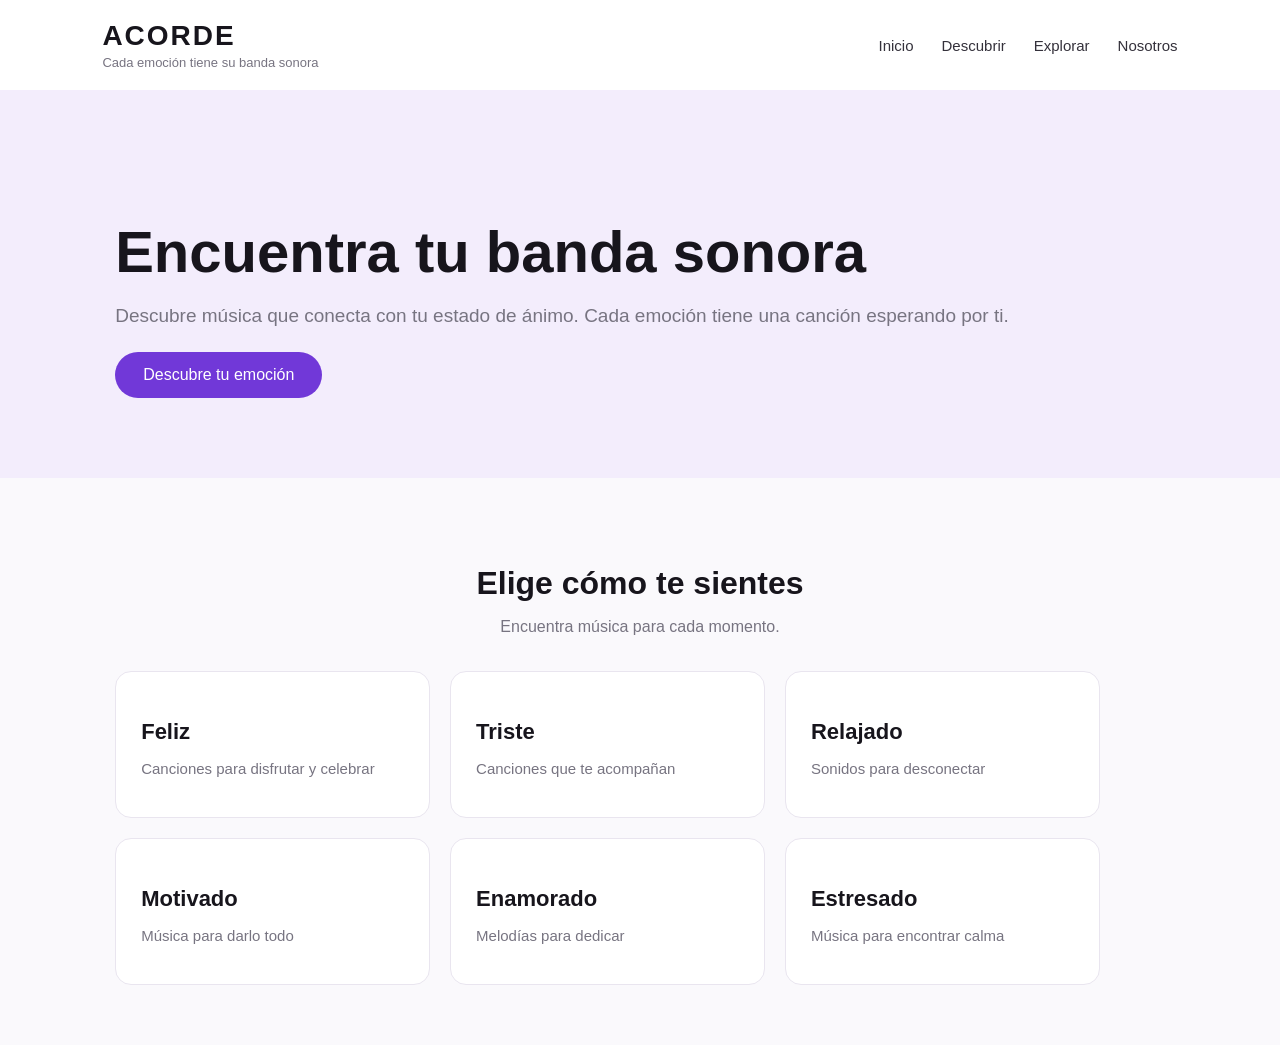
<file: index.html>
<!DOCTYPE html>
<html lang="es">
    <head>
        <meta charset="UTF-8">
        <meta name="viewport" content="width=device-width, initial-scale=1.0">
        <link rel="stylesheet" href="estilo.css">
        <title>ACORDE - Encuentra tu banda sonora</title>
    </head>
    <body>
        <header>
            <div class="identidad">
                <h1>ACORDE</h1>
                <p>Cada emoción tiene su banda sonora</p>
            </div>
            <nav>
                <a href="index.html">Inicio</a>
                <a href="descubrir.html">Descubrir</a>
                <a href="explorar.html">Explorar</a>
                <a href="nosotros.html">Nosotros</a>
            </nav>
        </header>
        <main>
            <section class="hero">
                <h2>Encuentra tu banda sonora</h2>
                <p>Descubre música que conecta con tu estado de ánimo.
                    Cada emoción tiene una canción esperando por ti.
                </p>
                <a class="boton" href="descubrir.html">Descubre tu emoción</a>
            </section>
            <section class="seccion-emociones">
                <h2>Elige cómo te sientes</h2>
                <p>Encuentra música para cada momento.</p>
            <div class="rejilla-emociones">
               <a class="enlace-tarjeta" href="feliz.html">
                    <article class="tarjeta-emocion">
                        <h3>Feliz</h3>
                        <p>Canciones para disfrutar y celebrar</p>
                    </article>
                </a>
                <a class="enlace-tarjeta" href="triste.html">
                    <article class="tarjeta-emocion">
                        <h3>Triste</h3>
                        <p>Canciones que te acompañan</p>
                    </article>
                </a>
                <a class="enlace-tarjeta" href="relajado.html">
                    <article class="tarjeta-emocion">
                        <h3>Relajado</h3>
                        <p>Sonidos para desconectar</p>
                    </article>
                </a>
                <a class="enlace-tarjeta" href="motivado.html">     
                    <article class="tarjeta-emocion">
                        <h3>Motivado</h3>
                        <p>Música para darlo todo</p>
                    </article>
                </a>
                <a class="enlace-tarjeta" href="enamorado.html">
                    <article class="tarjeta-emocion">
                        <h3>Enamorado</h3>
                        <p>Melodías para dedicar</p>
                    </article>
                </a>
                <a class="enlace-tarjeta" href="estresado.html">
                    <article class="tarjeta-emocion">
                        <h3>Estresado</h3>
                        <p>Música para encontrar calma</p>
                    </article>
                </a>
            </div>
            </section>
        </main>

    </body>
</html>
</file>
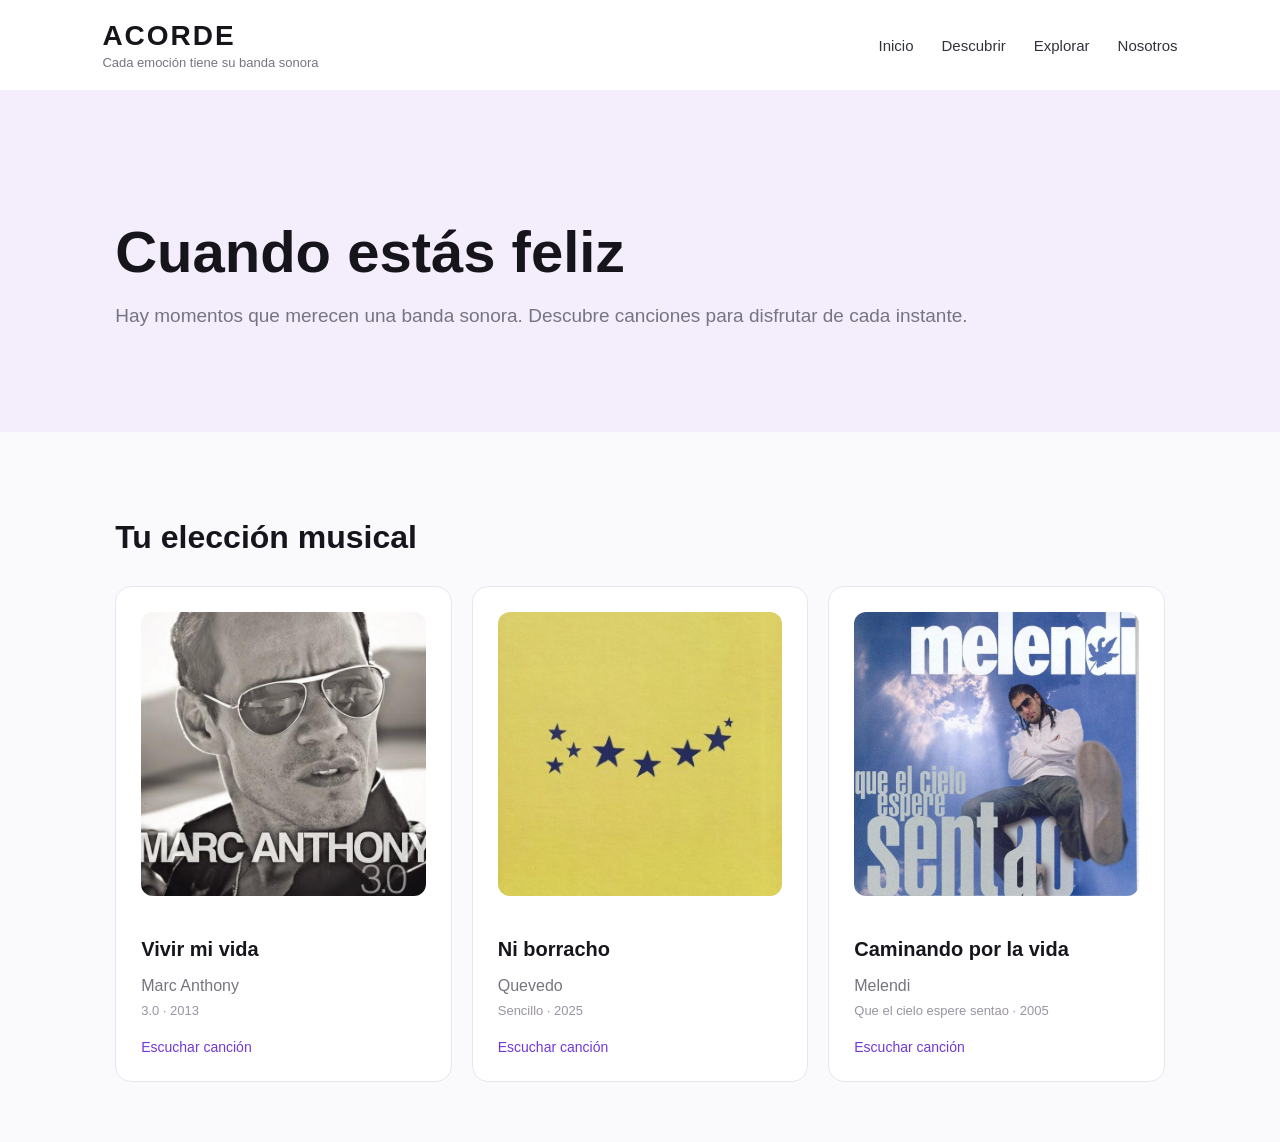
<file: feliz.html>
<!DOCTYPE html>
<html lang="es">
    <head>
        <meta charset="UTF-8">
        <meta name="viewport" content="width=device-width, initial-scale=1.0">
        <link rel="stylesheet" href="estilo.css">
        <title>ACORDE - Feliz</title>
    </head>
    <body>
        <header>
            <div class="identidad">
                <h1>ACORDE</h1>
                <p>Cada emoción tiene su banda sonora</p>
            </div>
            <nav>
                <a href="index.html">Inicio</a>
                <a href="descubrir.html">Descubrir</a>
                <a href="explorar.html">Explorar</a>
                <a href="nosotros.html">Nosotros</a>
            </nav>
        </header>
        <main>
                <section class="hero">
                    <h2>Cuando estás feliz</h2>
                    <p>Hay momentos que merecen una banda sonora.
                        Descubre canciones para disfrutar de cada instante.
                    </p>
                </section>
                <section class="seccion-canciones">
                    <h2>Tu elección musical</h2>
                    <div class="rejilla-canciones">

                        <article class="tarjeta-cancion">
                            <img src="img/vivir-mi-vida.jpg" alt="Portada del álbum 3.0 de Marc Anthony">
                            <h3>Vivir mi vida</h3>
                            <p>Marc Anthony</p>
                            <p class="album">3.0 · 2013</p>
                            <a href="https://open.spotify.com/search/Marc%20Anthony%20Vivir%20Mi%20Vida" target="_blank">Escuchar canción</a>
                        </article>

                        <article class="tarjeta-cancion">
                            <img src="img/ni-borracho.jpg" alt="Portada de la canción Ni borracho">
                            <h3>Ni borracho</h3>
                            <p>Quevedo</p>
                            <p class="album">Sencillo · 2025</p>
                            <a href="https://open.spotify.com/intl-es/track/55ADnsCq80j9s8tzSrXKW1?si=a18c6255ed354425" target="_blank">Escuchar canción</a>
                        </article>

                        <article class="tarjeta-cancion">
                            <img src="img/caminando-por-la-vida.jpg" alt="Portada de caminando por la vida">
                            <h3>Caminando por la vida</h3>
                            <p>Melendi</p>
                            <p class="album">Que el cielo espere sentao · 2005</p>
                            <a href="https://open.spotify.com/intl-es/track/3v1dCP3hk2djfWryqfp7sx?si=5fe23abfa56f4257" target="_blank">Escuchar canción</a>
                        </article>

                    </div>
                </section>
        </main>
    </body>
</html>
</file>
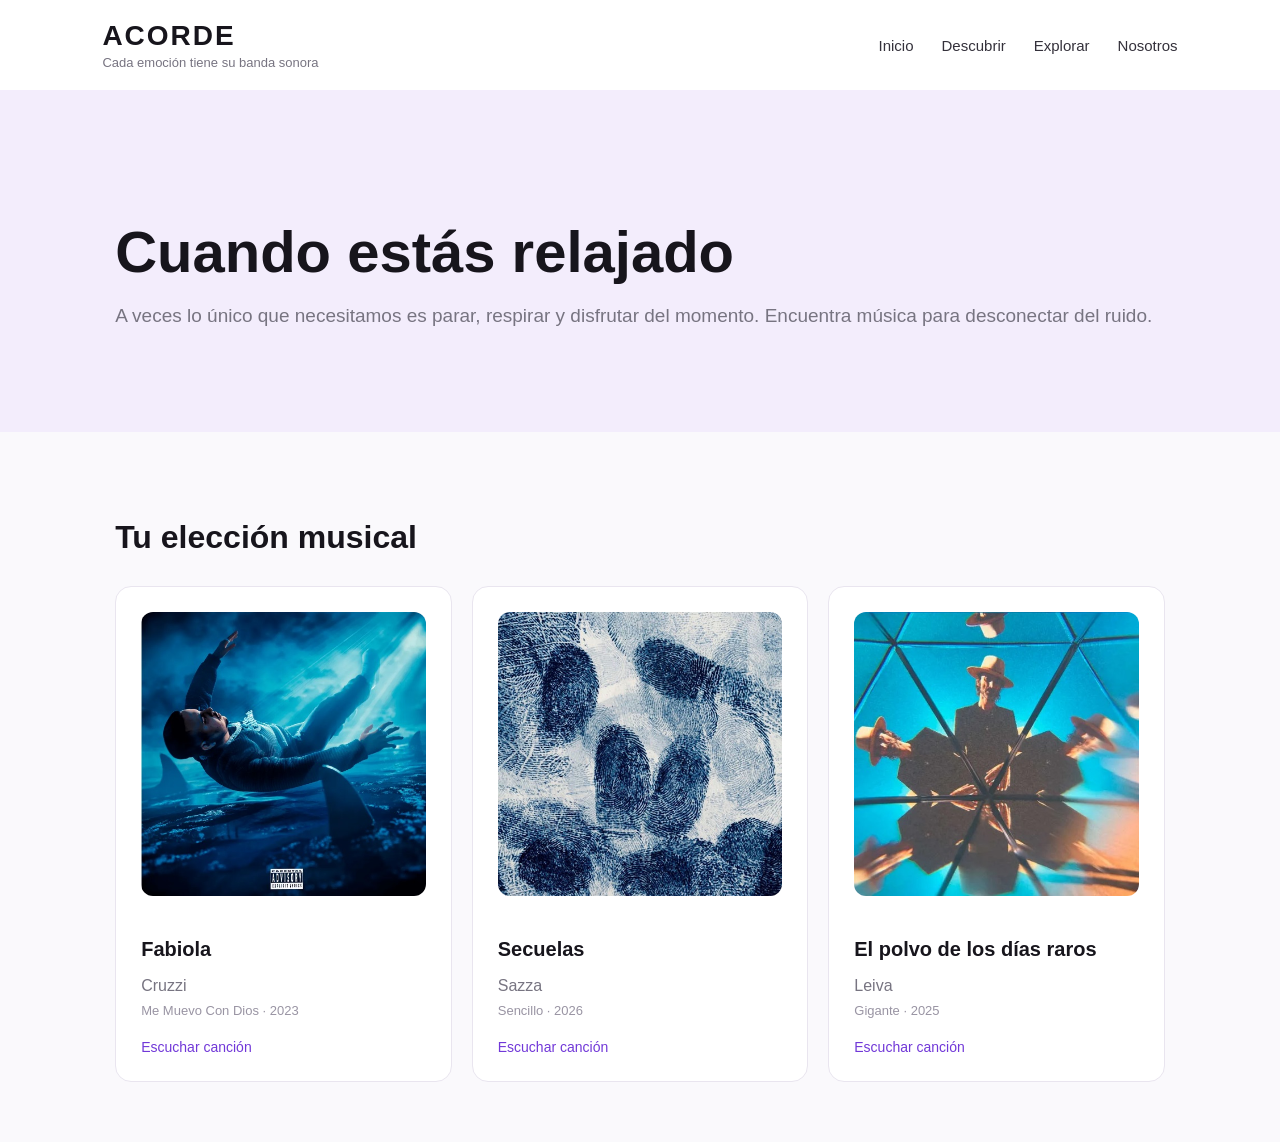
<file: relajado.html>
<!DOCTYPE html>
<html lang="es">
    <head>
        <meta charset="UTF-8">
        <meta name="viewport" content="width=device-width, initial-scale=1.0">
        <link rel="stylesheet" href="estilo.css">
        <title>ACORDE - Relajado</title>
    </head>
    <body>
        <header>
            <div class="identidad">
                <h1>ACORDE</h1>
                <p>Cada emoción tiene su banda sonora</p>
            </div>
            <nav>
                <a href="index.html">Inicio</a>
                <a href="descubrir.html">Descubrir</a>
                <a href="explorar.html">Explorar</a>
                <a href="nosotros.html">Nosotros</a>
            </nav>
        </header>
        <main>
                <section class="hero">
                    <h2>Cuando estás relajado</h2>
                    <p>A veces lo único que necesitamos es parar, respirar y disfrutar del momento.
                        Encuentra música para desconectar del ruido.
                    </p>
                </section>
                <section class="seccion-canciones">
                    <h2>Tu elección musical</h2>
                    <div class="rejilla-canciones">

                        <article class="tarjeta-cancion">
                            <img src="img/fabiola.jpg" alt="Portada de Fabiola de Cruzzi">
                            <h3>Fabiola</h3>
                            <p>Cruzzi</p>
                            <p class="album">Me Muevo Con Dios · 2023</p>
                            <a href="https://open.spotify.com/search/Cruzzi%20Fabiola"
                            target="_blank">Escuchar canción</a>
                        </article>

                        <article class="tarjeta-cancion">
                            <img src="img/secuelas.jpg" alt="Portada de Secuelas">
                            <h3>Secuelas</h3>
                            <p>Sazza</p>
                            <p class="album">Sencillo · 2026</p>
                            <a href="https://open.spotify.com/search/Sazza%20Secuelas"
                            target="_blank">Escuchar canción</a>
                        </article>

                       <article class="tarjeta-cancion">
                            <img src="img/el-polvo-de-los-dias-raros.jpg" alt="Portada de El polvo de los días raros">
                            <h3>El polvo de los días raros</h3>
                            <p>Leiva</p>
                            <p class="album">Gigante · 2025</p>
                            <a href="https://open.spotify.com/track/1QGPYgUxc7InXTvrTwvH45"
                            target="_blank">Escuchar canción</a>
                        </article>

                    </div>
                </section>
        </main>
    </body>
</html>
</file>
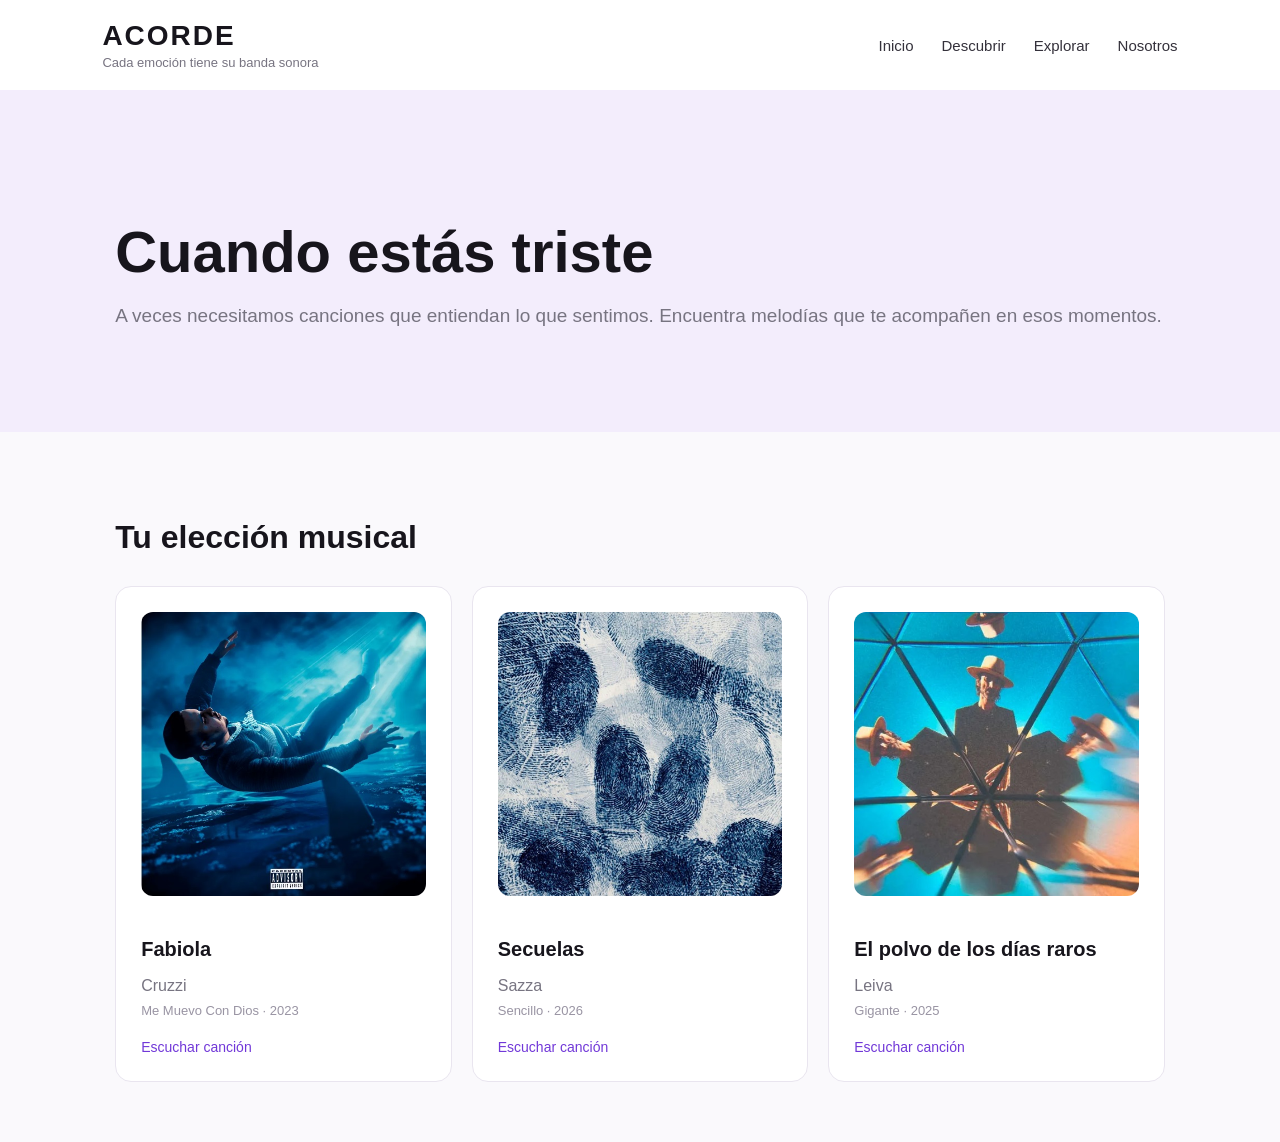
<file: triste.html>
<!DOCTYPE html>
<html lang="es">
    <head>
        <meta charset="UTF-8">
        <meta name="viewport" content="width=device-width, initial-scale=1.0">
        <link rel="stylesheet" href="estilo.css">
        <title>ACORDE - Triste</title>
    </head>
    <body>
        <header>
            <div class="identidad">
                <h1>ACORDE</h1>
                <p>Cada emoción tiene su banda sonora</p>
            </div>
            <nav>
                <a href="index.html">Inicio</a>
                <a href="descubrir.html">Descubrir</a>
                <a href="explorar.html">Explorar</a>
                <a href="nosotros.html">Nosotros</a>
            </nav>
        </header>
        <main>
                <section class="hero">
                    <h2>Cuando estás triste</h2>
                    <p>A veces necesitamos canciones que entiendan lo que sentimos.
                        Encuentra melodías que te acompañen en esos momentos.
                    </p>
                </section>
                <section class="seccion-canciones">
                    <h2>Tu elección musical</h2>
                    <div class="rejilla-canciones">

                        <article class="tarjeta-cancion">
                            <img src="img/fabiola.jpg" alt="Portada de Fabiola de Cruzzi">
                            <h3>Fabiola</h3>
                            <p>Cruzzi</p>
                            <p class="album">Me Muevo Con Dios · 2023</p>
                            <a href="https://open.spotify.com/search/Cruzzi%20Fabiola"
                            target="_blank">Escuchar canción</a>
                        </article>

                        <article class="tarjeta-cancion">
                            <img src="img/secuelas.jpg" alt="Portada de Secuelas">
                            <h3>Secuelas</h3>
                            <p>Sazza</p>
                            <p class="album">Sencillo · 2026</p>
                            <a href="https://open.spotify.com/search/Sazza%20Secuelas"
                            target="_blank">Escuchar canción</a>
                        </article>

                       <article class="tarjeta-cancion">
                            <img src="img/el-polvo-de-los-dias-raros.jpg" alt="Portada de El polvo de los días raros">
                            <h3>El polvo de los días raros</h3>
                            <p>Leiva</p>
                            <p class="album">Gigante · 2025</p>
                            <a href="https://open.spotify.com/track/1QGPYgUxc7InXTvrTwvH45"
                            target="_blank">Escuchar canción</a>
                        </article>

                    </div>
                </section>
        </main>
    </body>
</html>
</file>
<file: estilo.css>
body {
    background-color: #faf9fc;
    color: #17151C;
    font-family: Arial, sans-serif;
    margin: 0;
}
header {
    background-color: #FFFFFF;
    padding: 20px 8%;
    display: flex;
    justify-content: space-between;
    align-items: center;
}
.identidad h1 {
    font-size: 28px;
    margin: 0;
    letter-spacing: 2px;
}
.identidad p {
    font-size: 13px;
    color: #777481;
    margin: 3px 0 0;
}
nav {
    display: flex;
    justify-content: center;
    gap: 28px;
}
nav a {
    color: #34313b;
    text-decoration: none;
    font-size: 15px;
    transition: color 0,3s;
}
nav a:hover {
    color: #7138d8;
}
.hero {
    padding: 80px 9%;
    background-color: #f3edfc;
}
.hero h2 {
    font-size: 58px;
    color: #17151C;
    margin-bottom: 20px;
}
.hero p {
    font-size: 19px;
    color: #777481;
    margin-bottom: 25px;
}
.boton {
    display: inline-block;
    background-color: #7138d8;
    color:#FFFFFF;
    text-decoration: none;
    padding: 14px 28px;
    border-radius: 30px;
    font-size: 16px;
    transition: background-color 0.3s;
}
.boton:hover {
    background-color: #5725b5;
}
.seccion-emociones {
    padding: 60px 9%;
}
.seccion-emociones h2 {
    font-size: 32px;
    text-align: center;
    margin-bottom: 10px;
}
.seccion-emociones > p {
    color: #777481;
    text-align: center;
    margin-bottom: 35px;
}
.rejilla-emociones {
    display: flex;
    flex-wrap: wrap;
    gap: 20px;
}
.tarjeta-emocion {
    background-color: #FFFFFF;
    padding: 25px;
    border: 1px solid #E9E5EF;
    border-radius: 16px;
    transition: transform 0.3s;
}
.tarjeta-emocion h3 {
    font-size: 22px;
    color: #17151C;
    margin-bottom: 8px;
}

.tarjeta-emocion p {
    font-size: 15px;
    color: #777481;
}
.tarjeta-emocion:hover {
    transform: translateY(-5px);
    border-color: #d8c8f0;
    box-shadow: 0 8px 25px rgba(113, 56, 216, 0.08);
}
.enlace-tarjeta {
    flex: 0 1 30%;
    text-decoration: none;
    color: inherit;
}
.seccion-canciones {
    padding: 60px 9%;
}
.seccion-canciones h2 {
    font-size: 32px;
    margin-bottom: 30px;
}
.rejilla-canciones {
    display: flex;
    flex-wrap: wrap;
    gap: 20px;
}
.tarjeta-cancion {
    background-color: #FFFFFF;
    padding: 25px;
    border: 1px solid #E9E5EF;
    border-radius: 16px;
    flex: 1 1 250px;
    transition: transform 0.3s;
}
.tarjeta-cancion:hover {
    transform: translateY(-5px);
    border-color: #d8c8f0;
    box-shadow: 0 10px 30px rgba(113, 56, 216, 0.08);
}
.tarjeta-cancion h3 {
    font-size: 20px;
    margin-bottom: 8px;
}
.tarjeta-cancion p{
    color: #777481;
    margin-bottom: 18px;
}
.tarjeta-cancion a {
    color: #7138d8;
    text-decoration: none;
    font-size: 14px;
}
.tarjeta-cancion a:hover {
    text-decoration: underline;
}
.tarjeta-cancion img {
    width: 100%;
    height: auto;
    border-radius: 12px;
    margin-bottom: 18px;
}
.tarjeta-cancion .album {
    font-size: 13px;
    color: #9994A3;
    margin-top: -10px;
    margin-bottom: 20px;
}
</file>
